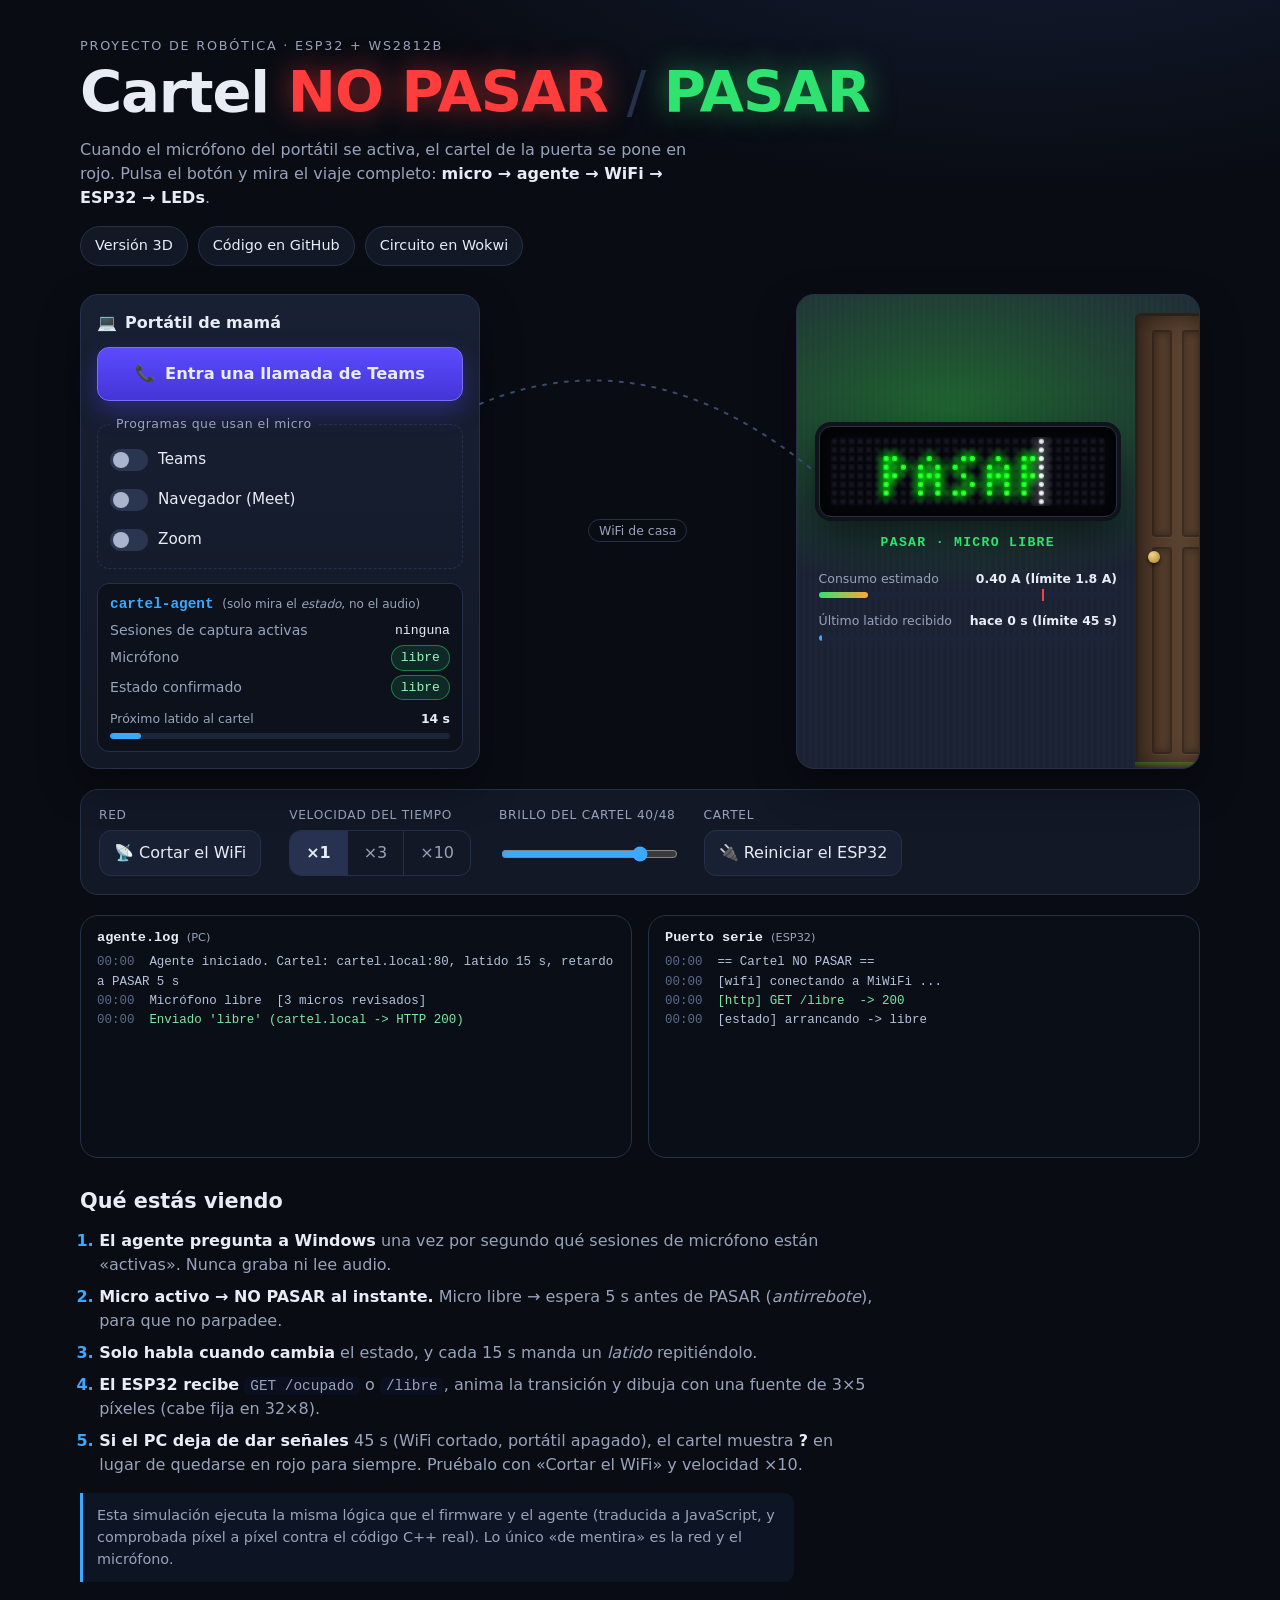
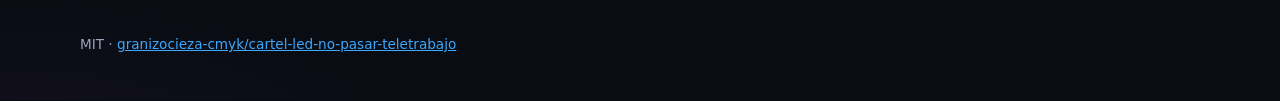
<file: docs/ligero.html>
<!doctype html>
<html lang="es">
<head>
  <meta charset="utf-8">
  <meta name="viewport" content="width=device-width, initial-scale=1, viewport-fit=cover">
  <title>Cartel NO PASAR · simulación ligera (2D)</title>
  <meta name="description" content="Simulación interactiva de un cartel LED que avisa NO PASAR cuando el micrófono del portátil está en uso.">
  <meta name="color-scheme" content="dark">
  <link rel="icon" href="data:image/svg+xml,%3Csvg xmlns='http://www.w3.org/2000/svg' viewBox='0 0 32 32'%3E%3Crect width='32' height='32' rx='6' fill='%23101420'/%3E%3Crect x='4' y='12' width='24' height='8' rx='2' fill='%23ff3b3b'/%3E%3C/svg%3E">
  <link rel="stylesheet" href="css/estilos.css">
</head>
<body>
  <header class="cabecera">
    <p class="etiqueta">Proyecto de robótica · ESP32 + WS2812B</p>
    <h1>Cartel <span class="rojo">NO PASAR</span> <span class="separador">/</span> <span class="verde">PASAR</span></h1>
    <p class="lema">Cuando el micrófono del portátil se activa, el cartel de la puerta se pone en rojo. Pulsa el botón y mira el viaje completo: <b>micro → agente → WiFi → ESP32 → LEDs</b>.</p>
    <nav class="enlaces" aria-label="Enlaces del proyecto">
      <a href="index.html">Versión 3D</a>
      <a href="https://github.com/granizocieza-cmyk/cartel-led-no-pasar-teletrabajo">Código en GitHub</a>
      <a href="https://github.com/granizocieza-cmyk/cartel-led-no-pasar-teletrabajo#simulaci%C3%B3n-del-firmware-en-wokwi" id="enlace-wokwi">Circuito en Wokwi</a>
    </nav>
  </header>

  <main>
    <!-- ================= ESCENA ================= -->
    <section id="escena" aria-label="Escena: portátil, WiFi y cartel junto a la puerta">
      <svg id="capa-red" aria-hidden="true">
        <path id="ruta" fill="none"></path>
        <g id="paquete" class="paquete" opacity="0">
          <circle r="8"></circle>
          <text y="-14" text-anchor="middle"></text>
        </g>
      </svg>

      <!-- PORTÁTIL -->
      <article id="portatil" class="tarjeta">
        <h2 class="titulo-tarjeta"><span class="icono" aria-hidden="true">💻</span> Portátil de mamá</h2>
        <div class="pantalla">
          <div id="llamada" class="llamada" hidden>
            <span class="punto-rec" aria-hidden="true"></span>
            <span>Teams · llamada con cliente</span>
            <span id="cronometro" class="cronometro">00:00</span>
          </div>

          <button id="btn-llamada" class="boton principal" type="button" aria-pressed="false">
            <span class="b-icono" aria-hidden="true">📞</span>
            <span class="b-texto">Entra una llamada de Teams</span>
          </button>

          <fieldset class="apps">
            <legend>Programas que usan el micro</legend>
            <label class="interruptor"><input type="checkbox" id="app-teams"><span class="pista"></span> Teams</label>
            <label class="interruptor"><input type="checkbox" id="app-navegador"><span class="pista"></span> Navegador (Meet)</label>
            <label class="interruptor"><input type="checkbox" id="app-zoom"><span class="pista"></span> Zoom</label>
          </fieldset>

          <div class="agente" aria-live="polite">
            <h3>cartel-agent <small>(solo mira el <em>estado</em>, no el audio)</small></h3>
            <dl>
              <dt>Sesiones de captura activas</dt>
              <dd id="wasapi">ninguna</dd>
              <dt>Micrófono</dt>
              <dd id="a-micro"><span class="chip">libre</span></dd>
              <dt>Estado confirmado</dt>
              <dd id="a-confirmado"><span class="chip">—</span></dd>
            </dl>
            <div class="medidor" id="m-antirrebote" hidden>
              <div class="medidor-cab"><span>Antirrebote: esperando antes de PASAR</span><b id="v-antirrebote"></b></div>
              <div class="barra"><i id="b-antirrebote"></i></div>
            </div>
            <div class="medidor" id="m-latido-pc">
              <div class="medidor-cab"><span>Próximo latido al cartel</span><b id="v-latido-pc">—</b></div>
              <div class="barra"><i id="b-latido-pc"></i></div>
            </div>
          </div>
        </div>
      </article>

      <!-- ENLACE WIFI (etiqueta; el dibujo va en el SVG) -->
      <div id="etiqueta-wifi" class="etiqueta-wifi" aria-hidden="true">
        <span id="txt-wifi">WiFi de casa</span>
      </div>

      <!-- PARED CON PUERTA Y CARTEL -->
      <article id="pared" class="tarjeta pared" aria-label="Pared junto a la puerta">
        <div class="luz-pared" aria-hidden="true"></div>
        <div class="cartel-zona">
          <div class="soporte">
            <canvas id="matriz" width="640" height="160" role="img" aria-label="Matriz de 32 por 8 LEDs del cartel"></canvas>
          </div>
          <p id="estado-cartel" class="estado-cartel" aria-live="polite">arrancando…</p>
          <div class="medidor">
            <div class="medidor-cab"><span>Consumo estimado</span><b id="v-ma">—</b></div>
            <div class="barra consumo"><i id="b-ma"></i><u id="marca-limite"></u></div>
          </div>
          <div class="medidor">
            <div class="medidor-cab"><span>Último latido recibido</span><b id="v-latido">—</b></div>
            <div class="barra"><i id="b-latido"></i></div>
          </div>
        </div>
        <div class="puerta" aria-hidden="true">
          <div class="hoja"><i class="panel p1"></i><i class="panel p2"></i><i class="panel p3"></i><i class="panel p4"></i><b class="pomo"></b></div>
          <div class="rendija"></div>
        </div>
      </article>
    </section>

    <!-- ================= AJUSTES ================= -->
    <section class="ajustes" aria-label="Ajustes de la demostración">
      <div class="grupo">
        <span class="grupo-titulo">Red</span>
        <button id="btn-wifi" class="boton" type="button" aria-pressed="false">📡 Cortar el WiFi</button>
      </div>
      <div class="grupo">
        <span class="grupo-titulo">Velocidad del tiempo</span>
        <div class="segmentos" role="group" aria-label="Velocidad del tiempo">
          <button class="seg activo" data-vel="1" type="button">×1</button>
          <button class="seg" data-vel="3" type="button">×3</button>
          <button class="seg" data-vel="10" type="button">×10</button>
        </div>
      </div>
      <div class="grupo">
        <label class="grupo-titulo" for="brillo">Brillo del cartel <output id="v-brillo">40</output>/48</label>
        <input id="brillo" type="range" min="4" max="48" step="1" value="40">
      </div>
      <div class="grupo">
        <span class="grupo-titulo">Cartel</span>
        <button id="btn-reiniciar" class="boton" type="button">🔌 Reiniciar el ESP32</button>
      </div>
    </section>

    <!-- ================= REGISTROS ================= -->
    <section class="registros" aria-label="Registros">
      <div class="registro">
        <h2>agente.log <small>(PC)</small></h2>
        <ol id="log-pc" class="consola" aria-live="off"></ol>
      </div>
      <div class="registro">
        <h2>Puerto serie <small>(ESP32)</small></h2>
        <ol id="log-esp" class="consola" aria-live="off"></ol>
      </div>
    </section>

    <!-- ================= EXPLICACIÓN ================= -->
    <section class="pasos" aria-label="Cómo funciona">
      <h2>Qué estás viendo</h2>
      <ol>
        <li><b>El agente pregunta a Windows</b> una vez por segundo qué sesiones de micrófono están «activas». Nunca graba ni lee audio.</li>
        <li><b>Micro activo → NO PASAR al instante.</b> Micro libre → espera 5 s antes de PASAR (<em>antirrebote</em>), para que no parpadee.</li>
        <li><b>Solo habla cuando cambia</b> el estado, y cada 15 s manda un <em>latido</em> repitiéndolo.</li>
        <li><b>El ESP32 recibe</b> <code>GET /ocupado</code> o <code>/libre</code>, anima la transición y dibuja con una fuente de 3×5 píxeles (cabe fija en 32×8).</li>
        <li><b>Si el PC deja de dar señales</b> 45 s (WiFi cortado, portátil apagado), el cartel muestra <b class="ambar">?</b> en lugar de quedarse en rojo para siempre. Pruébalo con «Cortar el WiFi» y velocidad ×10.</li>
      </ol>
      <p class="nota">Esta simulación ejecuta la misma lógica que el firmware y el agente (traducida a JavaScript, y comprobada píxel a píxel contra el código C++ real). Lo único «de mentira» es la red y el micrófono.</p>
    </section>
  </main>

  <footer class="pie">
    <p>MIT · <a href="https://github.com/granizocieza-cmyk/cartel-led-no-pasar-teletrabajo">granizocieza-cmyk/cartel-led-no-pasar-teletrabajo</a></p>
  </footer>

  <script src="js/nucleo.js"></script>
  <script src="js/app.js"></script>
</body>
</html>
</file>
<file: docs/css/estilos.css>
/* ============================================================================
   Estilos de la simulación del cartel NO PASAR
   Tema: una habitación de noche. Todo el color vive en variables (:root).
   ========================================================================== */
:root {
  --fondo: #090c13;
  --fondo-2: #0e1320;
  --tarjeta: #121826;
  --tarjeta-2: #182033;
  --borde: #263149;
  --texto: #e8ecf5;
  --texto-2: #98a3bb;
  --rojo: #ff3d3d;
  --verde: #2fe370;
  --ambar: #ffa63a;
  --cian: #3aa9ff;
  --pared: #1b2233;
  --radio: 18px;
  --luz: rgba(0, 0, 0, 0);         /* color de la luz del cartel sobre la pared (lo pone app.js) */
  color-scheme: dark;
}

* { box-sizing: border-box; }
html { -webkit-text-size-adjust: 100%; }
body {
  margin: 0;
  background:
    radial-gradient(1200px 600px at 80% -10%, #16203a 0%, transparent 60%),
    radial-gradient(900px 500px at 0% 110%, #1a1226 0%, transparent 55%),
    var(--fondo);
  color: var(--texto);
  font: 16px/1.5 system-ui, -apple-system, "Segoe UI", Roboto, sans-serif;
  min-height: 100vh;
  padding: 0 16px max(24px, env(safe-area-inset-bottom));
}
main, .cabecera, .pie { max-width: 1120px; margin: 0 auto; }
a { color: var(--cian); }
code { font: 0.9em ui-monospace, "Cascadia Code", Menlo, monospace; background: #0b1020; padding: 1px 6px; border-radius: 6px; }
.rojo { color: var(--rojo); }
.verde { color: var(--verde); }
.ambar { color: var(--ambar); }

/* ---------------------------------------------------------------- Cabecera */
.cabecera { padding: 36px 0 20px; }
.etiqueta { margin: 0 0 8px; color: var(--texto-2); font-size: 0.8rem; letter-spacing: 0.14em; text-transform: uppercase; }
h1 { margin: 0; font-size: clamp(2rem, 6vw, 3.6rem); line-height: 1.05; letter-spacing: -0.02em; font-weight: 800; }
h1 .rojo { text-shadow: 0 0 28px rgba(255, 61, 61, 0.55); }
h1 .verde { text-shadow: 0 0 28px rgba(47, 227, 112, 0.5); }
.separador { color: var(--borde); font-weight: 300; }
.lema { max-width: 62ch; color: var(--texto-2); margin: 14px 0 16px; }
.lema b { color: var(--texto); font-weight: 600; }
.enlaces { display: flex; flex-wrap: wrap; gap: 10px; }
.enlaces a {
  padding: 8px 14px; border: 1px solid var(--borde); border-radius: 999px; text-decoration: none;
  color: var(--texto); background: var(--tarjeta); font-size: 0.9rem; min-height: 40px; display: inline-flex; align-items: center;
}
.enlaces a:hover { border-color: var(--cian); }

/* ------------------------------------------------------------------ Escena */
#escena {
  position: relative;
  display: grid;
  grid-template-columns: minmax(300px, 400px) 1fr minmax(380px, 1.35fr);
  gap: 8px;
  align-items: stretch;
  margin-top: 8px;
}
#capa-red { position: absolute; inset: 0; width: 100%; height: 100%; pointer-events: none; z-index: 5; overflow: visible; }
#ruta { stroke: #3a4a6d; stroke-width: 2; stroke-dasharray: 3 8; stroke-linecap: round; }
#ruta.cortada { stroke: #5a2a2a; }
.paquete circle { fill: var(--cian); filter: drop-shadow(0 0 8px currentColor); }
.paquete text { fill: var(--texto); font: 600 12px ui-monospace, Menlo, monospace; paint-order: stroke; stroke: #090c13; stroke-width: 4px; }
.paquete.es-ocupado circle { fill: var(--rojo); }
.paquete.es-libre circle { fill: var(--verde); }
.paquete.es-latido circle { opacity: 0.6; r: 5; }
.paquete.es-perdido circle { fill: #7a8196; }

.tarjeta {
  background: linear-gradient(180deg, var(--tarjeta-2), var(--tarjeta));
  border: 1px solid var(--borde);
  border-radius: var(--radio);
  padding: 16px;
  box-shadow: 0 18px 40px rgba(0, 0, 0, 0.35);
}
.titulo-tarjeta { margin: 0 0 12px; font-size: 1rem; font-weight: 650; display: flex; align-items: center; gap: 8px; }

/* Portátil */
#portatil { grid-column: 1; }
.pantalla { display: flex; flex-direction: column; gap: 14px; }
.llamada {
  display: flex; align-items: center; gap: 10px; padding: 10px 12px; border-radius: 12px;
  background: #1b2547; border: 1px solid #33427a; font-size: 0.9rem;
}
.llamada[hidden] { display: none; }
.punto-rec { width: 10px; height: 10px; border-radius: 50%; background: var(--rojo); animation: latido 1.4s ease-in-out infinite; }
.cronometro { margin-left: auto; font-variant-numeric: tabular-nums; color: var(--texto-2); }
@keyframes latido { 50% { opacity: 0.25; transform: scale(0.8); } }

.boton {
  font: inherit; color: var(--texto); background: var(--tarjeta-2); border: 1px solid var(--borde);
  border-radius: 12px; padding: 10px 14px; cursor: pointer; min-height: 44px;
  transition: transform 0.12s, border-color 0.15s, background 0.15s;
}
.boton:hover { border-color: #3d4d70; background: #1d2740; }
.boton:active { transform: scale(0.98); }
.boton:focus-visible, .seg:focus-visible, input:focus-visible + .pista { outline: 2px solid var(--cian); outline-offset: 2px; }
.boton.principal {
  display: flex; align-items: center; justify-content: center; gap: 10px; width: 100%;
  background: linear-gradient(180deg, #5b4bff, #4435d6); border-color: #7a6dff; font-weight: 650; font-size: 1.02rem; padding: 14px;
  box-shadow: 0 10px 24px rgba(80, 65, 255, 0.35);
}
.boton.principal:hover { background: linear-gradient(180deg, #6a5cff, #5040e6); }
.boton.principal[aria-pressed="true"] { background: linear-gradient(180deg, #e0364c, #b8243a); border-color: #ff6a7d; box-shadow: 0 10px 24px rgba(224, 54, 76, 0.35); }
.boton[aria-pressed="true"]:not(.principal) { border-color: var(--ambar); color: var(--ambar); }

.apps { border: 1px dashed var(--borde); border-radius: 12px; margin: 0; padding: 8px 12px 10px; display: grid; gap: 4px; }
.apps legend { color: var(--texto-2); font-size: 0.78rem; padding: 0 6px; letter-spacing: 0.04em; }
.interruptor { display: flex; align-items: center; gap: 10px; min-height: 36px; cursor: pointer; font-size: 0.95rem; }
.interruptor input { position: absolute; opacity: 0; pointer-events: none; }
.pista { width: 38px; height: 22px; border-radius: 99px; background: #2a3550; position: relative; flex: none; transition: background 0.2s; }
.pista::after { content: ""; position: absolute; top: 3px; left: 3px; width: 16px; height: 16px; border-radius: 50%; background: #aab4cc; transition: transform 0.2s, background 0.2s; }
input:checked + .pista { background: #2d5fdb; }
input:checked + .pista::after { transform: translateX(16px); background: #fff; }

.agente { background: #0c111c; border: 1px solid var(--borde); border-radius: 12px; padding: 12px; font-size: 0.88rem; }
.agente h3 { margin: 0 0 8px; font: 650 0.9rem ui-monospace, Menlo, monospace; color: var(--cian); }
.agente h3 small { color: var(--texto-2); font-weight: 400; font-family: system-ui, sans-serif; }
.agente dl { margin: 0; display: grid; grid-template-columns: 1fr auto; gap: 4px 12px; align-items: center; }
.agente dt { color: var(--texto-2); }
.agente dd { margin: 0; text-align: right; font-family: ui-monospace, Menlo, monospace; font-size: 0.82rem; }
.chip { display: inline-block; padding: 2px 9px; border-radius: 99px; background: #1d2740; border: 1px solid var(--borde); }
.chip.rojo-c { background: rgba(255, 61, 61, 0.15); border-color: rgba(255, 61, 61, 0.5); color: #ff9a9a; }
.chip.verde-c { background: rgba(47, 227, 112, 0.12); border-color: rgba(47, 227, 112, 0.45); color: #9bf2bb; }

/* Medidores */
.medidor { margin-top: 10px; }
.medidor[hidden] { display: none; }
.medidor-cab { display: flex; justify-content: space-between; gap: 8px; font-size: 0.78rem; color: var(--texto-2); margin-bottom: 4px; }
.medidor-cab b { color: var(--texto); font-variant-numeric: tabular-nums; font-weight: 600; }
.barra { position: relative; height: 6px; border-radius: 99px; background: #1b2438; overflow: hidden; }
.barra i { position: absolute; inset: 0 auto 0 0; width: 0; background: var(--cian); border-radius: inherit; transition: width 0.15s linear, background 0.3s; }
.barra.consumo { overflow: visible; }
.barra.consumo i { background: linear-gradient(90deg, var(--verde), var(--ambar)); }
.barra u { position: absolute; top: -3px; bottom: -3px; width: 2px; background: var(--rojo); text-decoration: none; }
#b-antirrebote { background: var(--ambar); }

/* Etiqueta WiFi */
.etiqueta-wifi { grid-column: 2; align-self: center; justify-self: center; z-index: 6; text-align: center; font-size: 0.78rem; color: var(--texto-2); }
.etiqueta-wifi span { background: var(--fondo); padding: 3px 10px; border-radius: 99px; border: 1px solid var(--borde); }
.etiqueta-wifi.sin-red span { color: #ff8f8f; border-color: #6b2b2b; }

/* Pared + puerta + cartel */
.pared {
  grid-column: 3; position: relative; overflow: hidden; padding: 0;
  background:
    linear-gradient(180deg, rgba(255,255,255,0.025), transparent 40%),
    repeating-linear-gradient(90deg, rgba(255,255,255,0.012) 0 2px, transparent 2px 6px),
    var(--pared);
  display: grid; grid-template-columns: 1fr auto; min-height: 420px;
}
.luz-pared {
  position: absolute; inset: 0; pointer-events: none;
  background: radial-gradient(520px 260px at 38% 24%, var(--luz), transparent 70%);
  transition: background 0.2s;
}
.cartel-zona { padding: 22px 18px 18px 22px; display: flex; flex-direction: column; justify-content: center; gap: 4px; position: relative; z-index: 1; min-width: 0; }
.soporte {
  background: #05060a; border-radius: 12px; padding: 10px;
  border: 1px solid #2a3042; box-shadow: 0 0 0 4px #10131c, 0 18px 40px rgba(0, 0, 0, 0.55), inset 0 0 18px rgba(0, 0, 0, 0.8);
  margin-bottom: 14px;
}
#matriz { display: block; width: 100%; height: auto; aspect-ratio: 4 / 1; border-radius: 6px; }
.estado-cartel { margin: 0 0 6px; text-align: center; font: 700 0.82rem ui-monospace, Menlo, monospace; letter-spacing: 0.1em; text-transform: uppercase; color: var(--texto-2); }
.estado-cartel.ocupado { color: var(--rojo); }
.estado-cartel.libre { color: var(--verde); }
.estado-cartel.neutro { color: var(--ambar); }

.puerta { position: relative; width: clamp(96px, 20%, 150px); padding: 18px 12px 0 0; display: flex; align-items: flex-end; z-index: 1; }
.puerta .hoja {
  position: relative; width: 100%; height: 100%; min-height: 330px; border-radius: 6px 6px 0 0;
  background: linear-gradient(90deg, #4a3526, #5a4230 55%, #4a3526); border: 3px solid #2d2018; border-bottom: 0;
  display: grid; grid-template-columns: 1fr 1fr; grid-template-rows: 1fr 1fr; gap: 10px; padding: 14px;
  box-shadow: inset 0 0 22px rgba(0,0,0,0.5);
}
.panel { border: 2px solid rgba(0, 0, 0, 0.32); border-radius: 3px; box-shadow: inset 0 0 8px rgba(0,0,0,0.35), 0 1px 0 rgba(255,255,255,0.05); }
.pomo { position: absolute; left: 10px; top: 52%; width: 12px; height: 12px; border-radius: 50%; background: radial-gradient(circle at 35% 30%, #f2d68a, #a9822e); box-shadow: 0 2px 4px rgba(0,0,0,0.6); }
.rendija { position: absolute; left: 0; right: 12px; bottom: 0; height: 6px; background: linear-gradient(180deg, var(--luz), transparent); opacity: 0.9; }

/* ----------------------------------------------------------------- Ajustes */
.ajustes {
  display: flex; flex-wrap: wrap; gap: 18px 28px; margin: 20px 0; padding: 16px 18px;
  background: var(--tarjeta); border: 1px solid var(--borde); border-radius: var(--radio);
}
.grupo { display: flex; flex-direction: column; gap: 6px; min-width: 150px; }
.grupo-titulo { font-size: 0.76rem; color: var(--texto-2); letter-spacing: 0.06em; text-transform: uppercase; }
.segmentos { display: inline-flex; border: 1px solid var(--borde); border-radius: 12px; overflow: hidden; }
.seg { font: inherit; background: transparent; color: var(--texto-2); border: 0; padding: 10px 16px; cursor: pointer; min-height: 44px; min-width: 52px; }
.seg + .seg { border-left: 1px solid var(--borde); }
.seg.activo { background: #26324f; color: var(--texto); font-weight: 650; }
input[type="range"] { width: 100%; min-width: 170px; accent-color: var(--cian); height: 44px; }

/* --------------------------------------------------------------- Registros */
.registros { display: grid; grid-template-columns: 1fr 1fr; gap: 16px; }
.registro { background: #0a0e17; border: 1px solid var(--borde); border-radius: var(--radio); padding: 14px 16px; min-width: 0; }
.registro h2 { margin: 0 0 8px; font: 650 0.85rem ui-monospace, Menlo, monospace; color: var(--texto); }
.registro h2 small { color: var(--texto-2); font-weight: 400; font-family: system-ui, sans-serif; }
.consola { list-style: none; margin: 0; padding: 0; height: 190px; overflow-y: auto; font: 0.78rem/1.55 ui-monospace, "Cascadia Code", Menlo, monospace; color: #b6c2dc; scrollbar-width: thin; }
.consola li { white-space: pre-wrap; overflow-wrap: anywhere; }
.consola .t { color: #5d6b8a; }
.consola .ok { color: #7fe7a4; }
.consola .mal { color: #ff8f8f; }
.consola .aviso { color: var(--ambar); }

/* ------------------------------------------------------------------- Pasos */
.pasos { margin: 28px 0 8px; }
.pasos h2 { font-size: 1.3rem; margin: 0 0 12px; }
.pasos ol { margin: 0; padding-left: 1.2em; color: var(--texto-2); display: grid; gap: 8px; max-width: 78ch; }
.pasos li b { color: var(--texto); }
.pasos li::marker { color: var(--cian); font-weight: 700; }
.nota { margin-top: 16px; padding: 12px 14px; border-left: 3px solid var(--cian); background: #0d1424; border-radius: 0 10px 10px 0; color: var(--texto-2); font-size: 0.9rem; max-width: 78ch; }
.pie { padding: 24px 0 8px; color: var(--texto-2); font-size: 0.85rem; }

/* ----------------------------------------------------- Pantallas estrechas */
@media (max-width: 960px) {
  #escena { grid-template-columns: 1fr; gap: 0; }
  /* En móvil el cartel va ARRIBA y el portátil debajo: así, al pulsar el botón,
     se ve el cartel cambiar sin tener que hacer scroll. */
  .pared { grid-column: 1; order: 1; }
  .etiqueta-wifi { grid-column: 1; order: 2; margin: 34px 0; }
  #portatil { grid-column: 1; order: 3; }
  .registros { grid-template-columns: 1fr; }
}
@media (max-width: 520px) {
  body { padding-left: 12px; padding-right: 12px; }
  .pared { grid-template-columns: 1fr; }
  .puerta { display: none; }
  .cartel-zona { padding: 16px 12px; }
  .ajustes { gap: 14px; padding: 14px; }
  .grupo { min-width: 100%; }
}
@media (prefers-reduced-motion: reduce) {
  .punto-rec { animation: none; }
  * { transition-duration: 0.01ms !important; }
}
</file>
